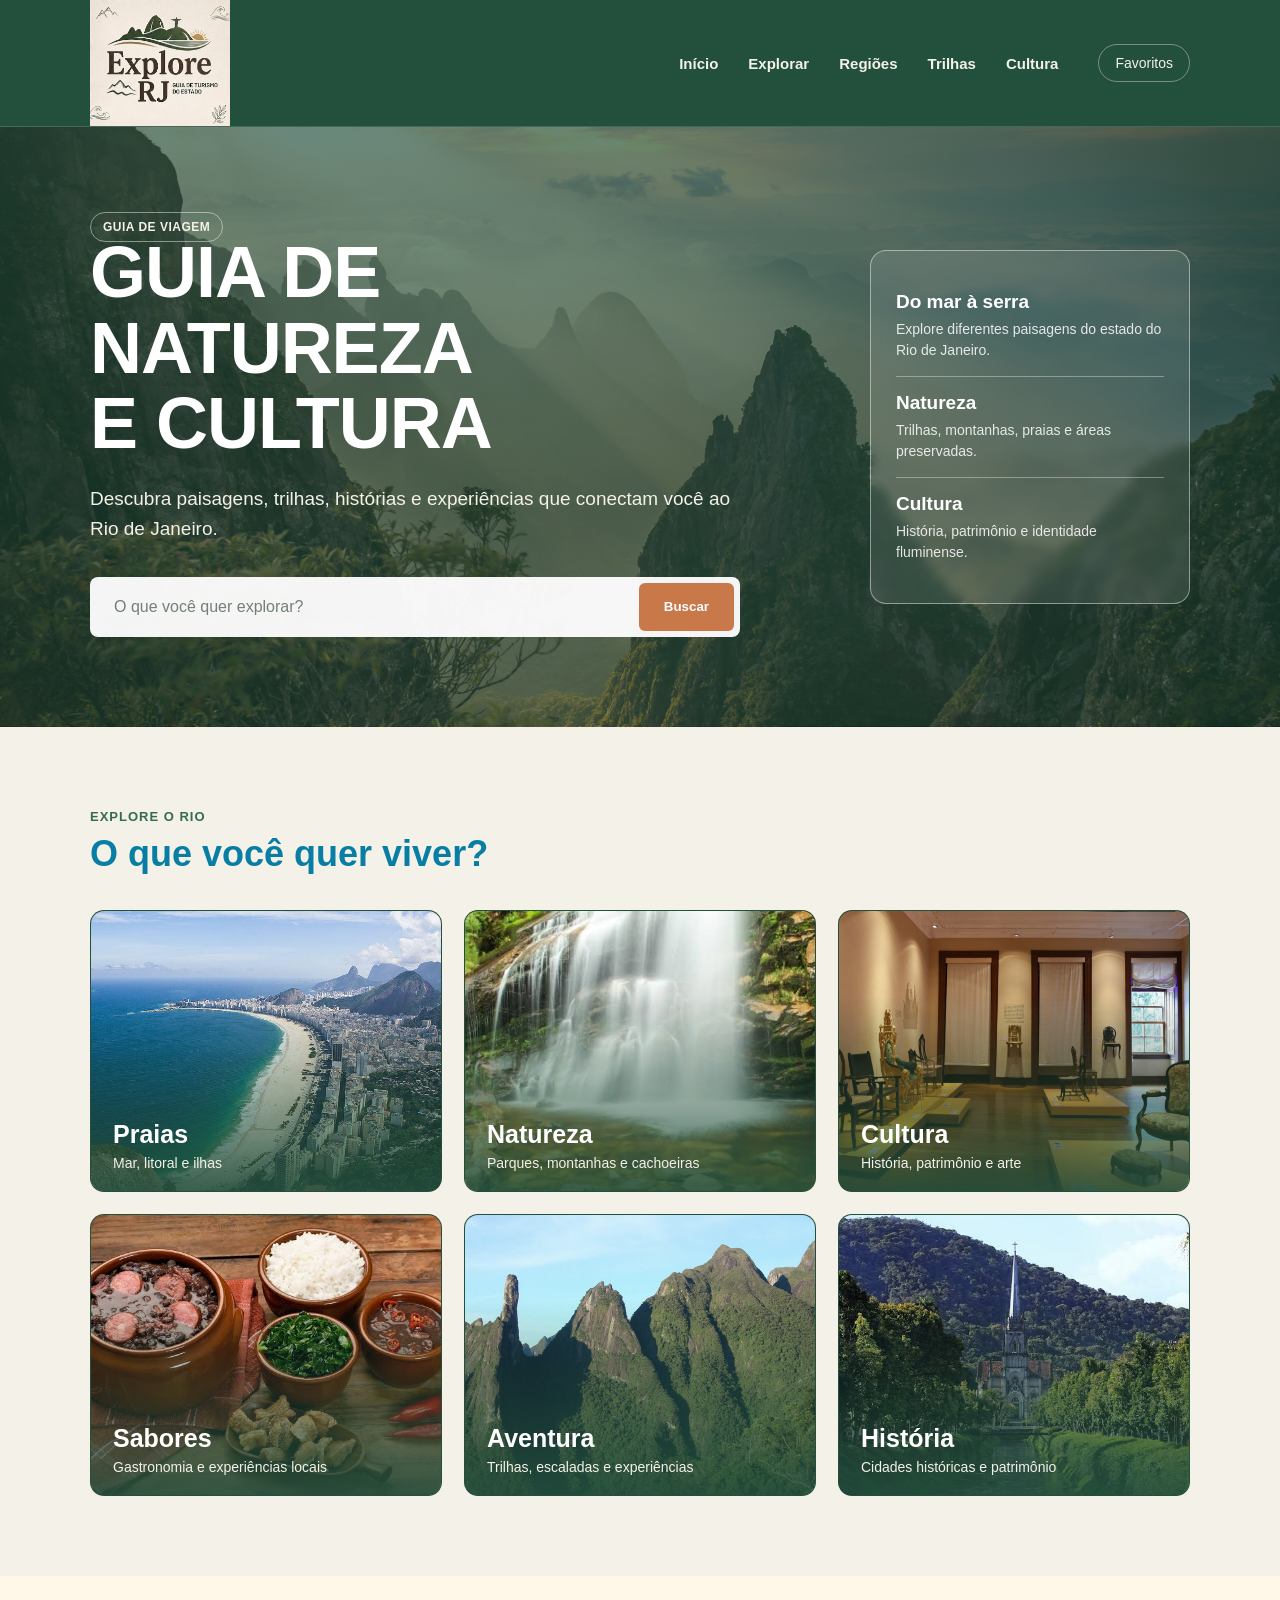
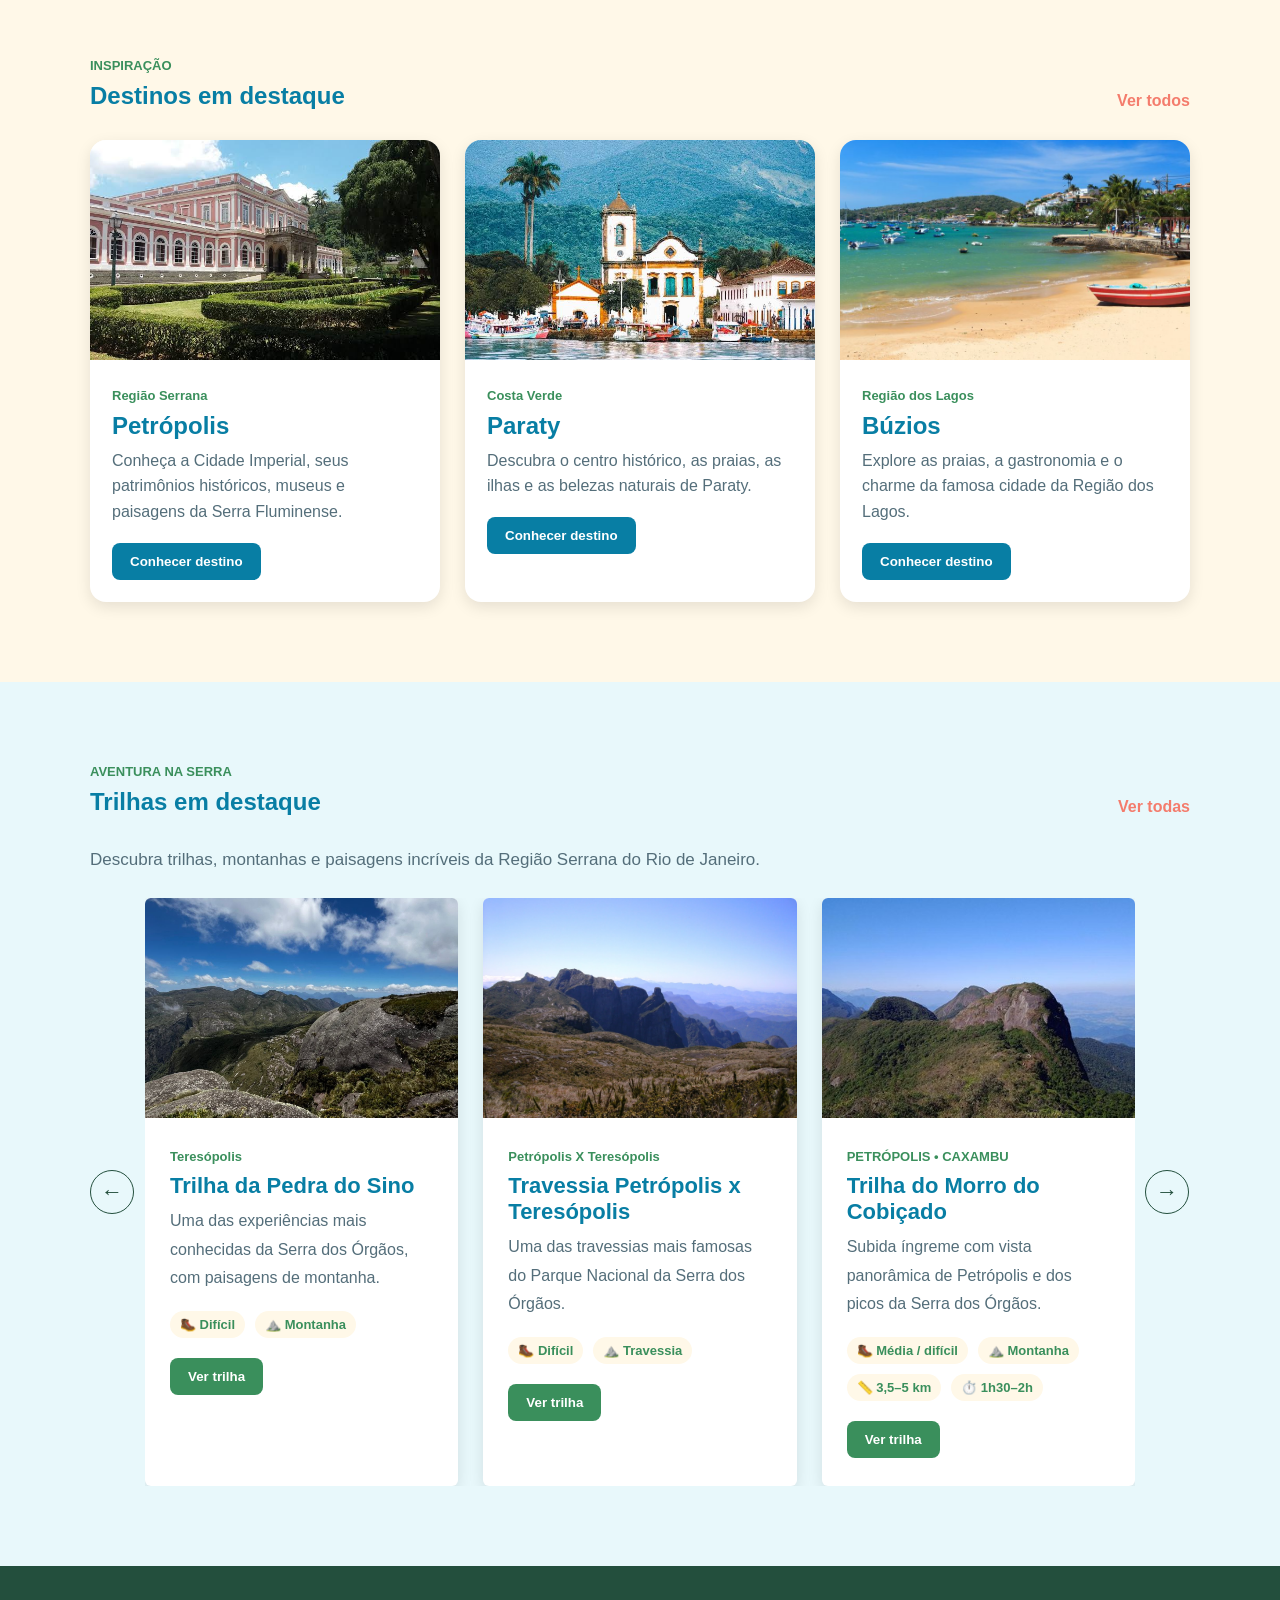
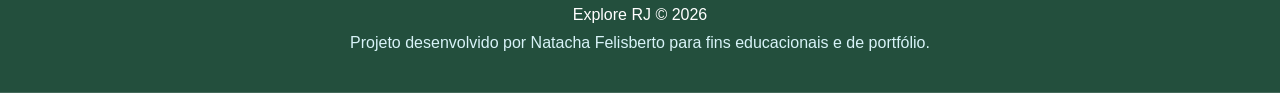
<file: index.html>
<!DOCTYPE html>
<html lang="pt-BR">

<head>

    <meta charset="UTF-8">

    <meta
        name="viewport"
        content="width=device-width, initial-scale=1.0"
    >

    <meta
        name="description"
        content="Explore o estado do Rio de Janeiro. Descubra destinos, praias, natureza, cultura, gastronomia e experiências."
    >

    <title>Explore RJ | Guia do Estado do Rio de Janeiro</title>

    <link rel="stylesheet" href="css/style.css">



</head>


<body>


    <!-- =========================
         CABEÇALHO
    ========================== -->

<header class="header">

    <div class="container header-content">

        <a href="index.html" class="logo">
            <img src="assets/images/logo.jpg" alt="Explore RJ">
        </a>

        <nav class="nav">

            <a href="index.html">
                Início
            </a>

            <a href="#">
                Explorar
            </a>

            <a href="#">
                Regiões
            </a>

            <a href="#">
                Trilhas
            </a>

            <a href="#">
                Cultura
            </a>

        </nav>

        <div class="header-actions">

            <a href="#">
                Favoritos
            </a>

        </div>

    </div>

</header>



    <!-- =========================
         CONTEÚDO PRINCIPAL
    ========================== -->

    <main>


        <!-- =========================
             HERO
        ========================== -->

<section class="hero">

    <div class="container hero-content">

        <div class="hero-text">

            <span class="hero-tag">
                GUIA DE VIAGEM
            </span>

            <h1>
                GUIA DE NATUREZA
                <br>
                E CULTURA
            </h1>

            <p>
                Descubra paisagens, trilhas, histórias
                e experiências que conectam você
                ao Rio de Janeiro.
            </p>

            <div class="search-box">

                <input
                    type="text"
                    placeholder="O que você quer explorar?"
                >

                <button>
                    Buscar
                </button>

            </div>

        </div>


        <div class="hero-destaque">

            <div class="hero-item">

                <strong>
                    Do mar à serra
                </strong>

                <span>
                    Explore diferentes paisagens
                    do estado do Rio de Janeiro.
                </span>

            </div>


            <div class="hero-item">

                <strong>
                    Natureza
                </strong>

                <span>
                    Trilhas, montanhas, praias
                    e áreas preservadas.
                </span>

            </div>


            <div class="hero-item">

                <strong>
                    Cultura
                </strong>

                <span>
                    História, patrimônio e
                    identidade fluminense.
                </span>

            </div>

        </div>

    </div>

</section>



        <!-- =========================
             CATEGORIAS
        ========================== -->
<section class="categorias">

    <div class="container">

        <div class="section-header">

            <div>
                <span class="section-tag">
                    EXPLORE O RIO
                </span>

                <h2>
                    O que você quer viver?
                </h2>
            </div>

        </div>


        <div class="categorias-grid">


            <a href="#" class="categoria">

                <img
                    src="assets/images/praias.jpg"
                    alt="Praias do Rio de Janeiro"
                >

                <div class="categoria-conteudo">

                    <h3>Praias</h3>

                    <p>
                        Mar, litoral e ilhas
                    </p>

                </div>

            </a>


            <a href="#" class="categoria">

                <img
                    src="assets/images/natureza.jpg"
                    alt="Natureza do Rio de Janeiro"
                >

                <div class="categoria-conteudo">

                    <h3>Natureza</h3>

                    <p>
                        Parques, montanhas e cachoeiras
                    </p>

                </div>

            </a>


            <a href="#" class="categoria">

                <img
                    src="assets/images/cultura.jpg"
                    alt="Cultura do Rio de Janeiro"
                >

                <div class="categoria-conteudo">

                    <h3>Cultura</h3>

                    <p>
                        História, patrimônio e arte
                    </p>

                </div>

            </a>


            <a href="#" class="categoria">

                <img
                    src="assets/images/gastronomia.jpg"
                    alt="Gastronomia do Rio de Janeiro"
                >

                <div class="categoria-conteudo">

                    <h3>Sabores</h3>

                    <p>
                        Gastronomia e experiências locais
                    </p>

                </div>

            </a>


            <a href="#" class="categoria">

                <img
                    src="assets/images/aventura.jpg"
                    alt="Aventura no Rio de Janeiro"
                >

                <div class="categoria-conteudo">

                    <h3>Aventura</h3>

                    <p>
                        Trilhas, escaladas e experiências
                    </p>

                </div>

            </a>


            <a href="#" class="categoria">

                <img
                    src="assets/images/historia.jpg"
                    alt="História do Rio de Janeiro"
                >

                <div class="categoria-conteudo">

                    <h3>História</h3>

                    <p>
                        Cidades históricas e patrimônio
                    </p>

                </div>

            </a>

        </div>

    </div>

</section>


        <!-- =========================
             DESTINOS
        ========================== -->

        <section class="destinos">

            <div class="container">


                <!-- TÍTULO DA SEÇÃO -->

                <div class="section-header">


                    <div>

                        <span class="section-tag">
                            INSPIRAÇÃO
                        </span>


                        <h2>
                            Destinos em destaque
                        </h2>

                    </div>


                    <a href="#">
                        Ver todos
                    </a>


                </div>



                <!-- CARDS -->

                <div class="destinos-grid">


                    <!-- =====================
                         PETRÓPOLIS
                    ====================== -->

                    <article class="card-destino">


                        <img
                            src="assets/images/petropolis.jpg"
                            alt="Vista de Petrópolis, na Região Serrana do Rio de Janeiro"
                        >


                        <div class="card-conteudo">


                            <span>
                                Região Serrana
                            </span>


                            <h3>
                                Petrópolis
                            </h3>


                            <p>
                                Conheça a Cidade Imperial,
                                seus patrimônios históricos,
                                museus e paisagens da
                                Serra Fluminense.
                            </p>


                            <button>
                                Conhecer destino
                            </button>


                        </div>

                    </article>



                    <!-- =====================
                         PARATY
                    ====================== -->

                    <article class="card-destino">


                        <img
                            src="assets/images/paraty.jpg"
                            alt="Centro histórico de Paraty, no Rio de Janeiro"
                        >


                        <div class="card-conteudo">


                            <span>
                                Costa Verde
                            </span>


                            <h3>
                                Paraty
                            </h3>


                            <p>
                                Descubra o centro histórico,
                                as praias, as ilhas e as
                                belezas naturais de Paraty.
                            </p>


                            <button>
                                Conhecer destino
                            </button>


                        </div>

                    </article>



                    <!-- =====================
                         BÚZIOS
                    ====================== -->

                    <article class="card-destino">


                        <img
                            src="assets/images/buzios.jpg"
                            alt="Praia de Búzios, na Região dos Lagos do Rio de Janeiro"
                        >


                        <div class="card-conteudo">


                            <span>
                                Região dos Lagos
                            </span>


                            <h3>
                                Búzios
                            </h3>


                            <p>
                                Explore as praias,
                                a gastronomia e o charme
                                da famosa cidade da
                                Região dos Lagos.
                            </p>


                            <button>
                                Conhecer destino
                            </button>


                        </div>

                    </article>


                </div>

            </div>

        </section>



        </section>


<!-- =========================
     TRILHAS DA REGIÃO SERRANA
========================== -->

<section class="trilhas" id="trilhas">

    <div class="container">

        <div class="section-header">

            <div>

                <span class="section-tag">
                    AVENTURA NA SERRA
                </span>

                <h2>
                    Trilhas em destaque
                </h2>

            </div>

            <a href="#">
                Ver todas
            </a>

        </div>


        <p class="trilhas-introducao">
            Descubra trilhas, montanhas e paisagens
            incríveis da Região Serrana do Rio de Janeiro.
        </p>



    
        <div class="trilhas-container">

            
            <button id="trilha-anterior">
                ←
            </button>


            <div class="trilhas-janela">

        <div class="trilhas-grid">



            <!-- TRILHA 1 -->

            <article class="card-trilha">

                <img
                    src="assets/images/pedra-do-sino1.jpeg"
                    alt="Paisagem de uma trilha na Região Serrana"
                >

                <div class="card-trilha-conteudo">

                    <span class="trilha-local">
                        Teresópolis
                    </span>

                    <h3>
                        Trilha da Pedra do Sino
                    </h3>

                    <p>
                        Uma das experiências mais conhecidas
                        da Serra dos Órgãos, com paisagens
                        de montanha.
                    </p>

                    <div class="trilha-info">

                        <span>
                            🥾 Difícil
                        </span>

                        <span>
                            ⛰️ Montanha
                        </span>

                    </div>

                    <button>
                        Ver trilha
                    </button>

                </div>
 

            </article>


            <!-- TRILHA 2 -->

            <article class="card-trilha">

                <img
                    src="assets/images/travessia.JPG"
                    alt="Vista de montanhas na Região Serrana"
                >

                <div class="card-trilha-conteudo">

                    <span class="trilha-local">
                        Petrópolis X Teresópolis
                    </span>

                    <h3>
                        Travessia Petrópolis x Teresópolis
                    </h3>

                    <p>
                        Uma das travessias mais famosas do
                        Parque Nacional da Serra dos Órgãos.
                    </p>

                    <div class="trilha-info">

                        <span>
                            🥾 Difícil
                        </span>

                        <span>
                            ⛰️ Travessia
                        </span>

                    </div>

                    <button onclick="window.location.href='trilha-petropolis-teresopolis.html'">
                        Ver trilha
                    </button>

                </div>

            </article>


            <!-- TRILHA 3 -->

            <article class="card-trilha">


                <img
                    src="assets/images/trilha-serra-1.jpg"
                    alt="Morro do Cobiçado em Petrópolis"
                >

                <div class="card-trilha-conteudo">

                    <span class="trilha-local">
                        PETRÓPOLIS • CAXAMBU
                    </span>

                    <h3>
                        Trilha do Morro do Cobiçado
                    </h3>

                    <p>
                        Subida íngreme com vista panorâmica de Petrópolis
                        e dos picos da Serra dos Órgãos.
                    </p>

                    <div class="trilha-info">

                        <span>
                            🥾 Média / difícil
                        </span>
                        
                        <span>
                            ⛰️ Montanha
                        </span>

                        <span>
                            📏 3,5–5 km
                        </span>

                        <span>
                            ⏱️ 1h30–2h
                        </span>

                    </div>
                    <button>
                        Ver trilha
                    </button>

                </div>

            </article>


            <!-- TRILHA 4 -->

            <article class="card-trilha">

                <img
                    src="assets/images/pico-caledonia.png"
                    alt="Pico do Caledônia em Nova Friburgo"
                >

                <div class="card-trilha-conteudo">

                    <span class="trilha-local">
                        NOVA FRIBURGO
                    </span>

                    <h3>
                        Pico do Caledônia
                    </h3>

                    <p>
                        Uma das maiores montanhas do estado, com
                        2.257 metros de altitude e uma subida
                        extremamente íngreme.
                    </p>

                    <div class="trilha-info">

                        <span>
                            🥾 Difícil
                        </span>

                        <span>
                            ⛰️ Montanha
                        </span>

                        <span>
                            📏 2.257 m
                        </span>

                        <span>
                            🪜 600+ degraus
                        </span>

                    </div>

                    <button>
                        Ver trilha
                    </button>

                </div>

            </article>


            <!-- TRILHA 5 -->

            <article class="card-trilha">

                <img
                    src="assets/images/pedra-da-gavea.jpg"
                    alt="Pedra da Gávea no Rio de Janeiro"
                >

                <div class="card-trilha-conteudo">

                    <span class="trilha-local">
                        RIO DE JANEIRO • CAPITAL
                    </span>

                    <h3>
                        Trilha da Pedra da Gávea
                    </h3>

                    <p>
                        Um dos grandes desafios do Rio de Janeiro,
                        com 844 metros de altitude e o trecho técnico
                        conhecido como Carrasqueira.
                    </p>

                    <div class="trilha-info">

                        <span>
                            🥾 Difícil
                        </span>

                        <span>
                            ⛰️ Monolito
                        </span>

                        <span>
                            📏 844 m
                        </span>

                        <span>
                            🧗 Técnica
                        </span>

                    </div>

                    <button>
                        Ver trilha
                    </button>

                </div>

            </article>


            <!-- TRILHA 6 -->

            <article class="card-trilha">

                <img
                    src="assets/images/lopes-mendes.jpg"
                    alt="Praia de Lopes Mendes em Ilha Grande"
                >

                <div class="card-trilha-conteudo">

                    <span class="trilha-local">
                        ILHA GRANDE • ANGRA DOS REIS
                    </span>

                    <h3>
                        Trilha de Lopes Mendes
                    </h3>

                    <p>
                        Caminhada moderada que parte da Vila do Abraão,
                        atravessa a Mata Atlântica e passa por praias
                        até chegar à famosa Lopes Mendes.
                    </p>

                    <div class="trilha-info">

                        <span>
                            🥾 Moderada
                        </span>

                        <span>
                            🌿 Mata Atlântica
                        </span>

                        <span>
                            🏖️ Praia
                        </span>

                        <span>
                            🏝️ Ilha Grande
                        </span>

                    </div>

                    <button>
                        Ver trilha
                    </button>

                </div>

            </article>

        </div>    
        
        </div>
        
        
        <button id="trilha-proxima">
            →
        </button>

        

    </div>
    

</section>


    </main>



    <!-- =========================
         RODAPÉ
    ========================== -->

    <footer class="footer">

        <div class="container">


            <p>
                Explore RJ © 2026
            </p>


            <p>
                Projeto desenvolvido por Natacha Felisberto para fins
                educacionais e de portfólio.
            </p>


        </div>

    </footer>


        <script src="js/script.js"></script>
</body>

</html>
</file>
<file: css/style.css>
:root {
    --azul: #087ea4;
    --verde: #3a8f5c;
    --verde-escuro: #234f3d;
    --azul-claro: #e8f8fb;
    --verde-claro: #f1f8f3;
    --creme: #fff8e8;
    --branco: #ffffff;
    --texto: #263238;
    --texto-secundario: #546e7a;
}


* {
    margin: 0;
    padding: 0;
    box-sizing: border-box;
}

body {
    font-family: Arial, sans-serif;
    background-color: #f4f1e8;
    color: #26382f;
}

.container {
    width: min(1100px, 90%);
    margin: 0 auto;
}



/* =========================
   HEADER
========================= */

.header {
    background-color: var(--verde-escuro);

    border-bottom: 1px solid rgba(255, 255, 255, 0.15);
}

.header-content {
    min-height: 88px;

    display: flex;

    align-items: center;

    justify-content: space-between;

    gap: 40px;
}


/* LOGO */

.logo {
    display: flex;

    align-items: center;

    flex-shrink: 0;
}

.logo img {
    width: 140px;

    height: auto;
}


/* NAVEGAÇÃO */

.nav {
    display: flex;

    align-items: center;

    gap: 30px;

    margin-left: auto;
}

.nav a {
    position: relative;

    padding: 32px 0;

    color: #f4f1e8;

    text-decoration: none;

    font-size: 15px;

    font-weight: 700;

    transition: 0.3s;
}

.nav a:hover {
    color: #d8b45a;
}


/* LINHA DO MENU */

.nav a::after {
    content: "";

    position: absolute;

    left: 0;

    bottom: 23px;

    width: 0;

    height: 2px;

    background-color: #d8b45a;

    transition: 0.3s;
}

.nav a:hover::after {
    width: 100%;
}


/* AÇÕES */

.header-actions {
    flex-shrink: 0;
}

.header-actions a {
    padding: 10px 16px;

    border: 1px solid rgba(244, 241, 232, 0.4);

    border-radius: 20px;

    color: #f4f1e8;

    text-decoration: none;

    font-size: 14px;

    transition: 0.3s;
}

.header-actions a:hover {
    background-color: #d8b45a;

    border-color: #d8b45a;

    color: #26382f;
}


/* =========================
   HERO
========================= */


.hero {
    padding: 90px 0;

    background:
        linear-gradient(
            rgba(35, 79, 61, 0.68),
            rgba(35, 79, 61, 0.58)
        ),
        url("../assets/images/hero.jpg");

    background-size: cover;
    background-position: center;

    color: var(--branco);
}

.hero-content {
    display: flex;

    align-items: center;
    justify-content: space-between;

    gap: 60px;
}

.hero-text {
    max-width: 650px;
}


/* TAGS */

.hero-tags {
    display: flex;

    flex-wrap: wrap;

    gap: 10px;

    margin-bottom: 22px;
}

.hero-tag {
    padding: 7px 12px;

    border: 1px solid rgba(255, 255, 255, 0.45);

    border-radius: 20px;

    color: #f4f1e8;

    font-size: 12px;

    font-weight: bold;

    letter-spacing: 0.5px;
}


.hero-destaque {
    width: 320px;

    padding: 25px;

    border: 1px solid rgba(255, 255, 255, 0.45);
    border-radius: 16px;

    background-color: rgba(255, 255, 255, 0.10);

    backdrop-filter: blur(5px);
}


.hero-item {
    padding: 15px 0;
}

.hero-item + .hero-item {
    border-top: 1px solid rgba(255, 255, 255, 0.35);
}

.hero-item strong {
    display: block;

    margin-bottom: 6px;

    font-size: 19px;
}

.hero-item span {
    display: block;

    color: rgba(255, 255, 255, 0.85);

    font-size: 14px;

    line-height: 1.5;
}


/* TÍTULO */

.hero h1 {
    max-width: 750px;

    font-size: clamp(44px, 6vw, 72px);

    line-height: 1.05;

    letter-spacing: -1px;
}


/* TEXTO */

.hero p {
    max-width: 650px;

    margin-top: 22px;

    color: #f4f1e8;

    font-size: 19px;

    line-height: 1.6;
}



/* =========================
   BUSCA
========================= */

.search-box {
    display: flex;

    max-width: 680px;

    margin-top: 32px;

    padding: 6px;

    background-color: rgba(255, 255, 255, 0.95);

    border-radius: 8px;
}

.search-box input {
    flex: 1;

    padding: 15px 18px;

    border: none;

    outline: none;

    background: transparent;

    color: #26382f;

    font-size: 16px;
}

.search-box input::placeholder {
    color: #718078;
}

.search-box button {
    padding: 14px 25px;

    border: none;

    border-radius: 6px;

    background-color: #c9784a;

    color: var(--branco);

    cursor: pointer;

    font-weight: bold;

    transition: 0.3s;
}

.search-box button:hover {
    background-color: #a85d38;
}


.hero-frases {
    position: absolute;

    top: 50%;

    right: 5%;

    transform: translateY(-50%);

    width: 340px;

    padding: 10px 25px;

    background-color: rgba(35, 79, 61, 0.82);

    border: 1px solid rgba(244, 241, 232, 0.2);

    border-radius: 14px;

    backdrop-filter: blur(5px);
}

.hero-frase {
    position: relative;

    padding: 22px 5px;

    color: #f4f1e8;
}

.hero-frase + .hero-frase {
    border-top: 1px solid rgba(244, 241, 232, 0.22);
}

.hero-frase p {
    margin: 0;

    font-size: 15px;

    line-height: 1.6;
}

.hero-frase-detalhe {
    display: block;

    margin-bottom: 8px;

    color: #d8b45a;

    font-size: 20px;
}


/* =========================
   CATEGORIAS
========================= */

.categorias {
    padding: 80px 0;

    background-color: #f4f1e8;
}

.categorias .section-header {
    margin-bottom: 35px;
}

.categorias .section-tag {
    color: #356b52;

    font-size: 13px;

    font-weight: bold;

    letter-spacing: 1px;
}

.categorias h2 {
    margin-top: 8px;

    color: #234f3d;

    font-size: 36px;
}


/* GRID */

.categorias-grid {
    display: grid;

    grid-template-columns:
        repeat(3, 1fr);

    gap: 22px;
}


/* CARD */

.categoria {
    position: relative;

    display: block;

    overflow: hidden;

    min-height: 280px;

    border-radius: 14px;

    border: 1px solid rgba(35, 79, 61, 0.18);

    text-decoration: none;

    background-color: #234f3d;
}


/* IMAGEM */

.categoria img {
    width: 100%;
    height: 280px;

    object-fit: cover;

    display: block;

    transition: transform 0.5s ease;
}


/* SOBREPOSIÇÃO */

.categoria::after {
    content: "";

    position: absolute;

    inset: 0;

    background:
        linear-gradient(
            transparent 30%,
            rgba(35, 79, 61, 0.9)
        );
}


/* CONTEÚDO */

.categoria-conteudo {
    position: absolute;

    z-index: 2;

    left: 22px;
    right: 22px;
    bottom: 20px;
}

.categoria-conteudo h3 {
    margin: 0;

    color: #ffffff;

    font-size: 25px;
}

.categoria-conteudo p {
    margin-top: 6px;

    color: #f4f1e8;

    font-size: 14px;
}


/* HOVER */

.categoria:hover img {
    transform: scale(1.05);
}


/* =========================
   DESTINOS
========================= */

.destinos {
    padding: 80px 0;

    background-color: var(--creme);
}

.section-header {
    display: flex;

    justify-content: space-between;
    align-items: end;

    margin-bottom: 30px;
}

.section-tag {
    color: var(--verde);
    font-size: 13px;
    font-weight: bold;
}

.section-header h2 {
    margin-top: 8px;

    color: var(--azul);
}

.section-header a {
    color: #f47c6c;

    font-weight: bold;

    text-decoration: none;
}


/* =========================
   CARDS
========================= */

.destinos-grid {
    display: grid;

    grid-template-columns:
        repeat(auto-fit, minmax(250px, 1fr));

    gap: 25px;
}

.card-destino {
    overflow: hidden;

    background-color: var(--branco);

    border-radius: 16px;

    box-shadow:
        0 5px 15px rgba(0, 0, 0, 0.10);

    transition: 0.3s;
}

.card-destino:hover {
    transform: translateY(-6px);

    box-shadow:
        0 10px 25px rgba(0, 0, 0, 0.15);
}

.card-destino img {
    width: 100%;
    height: 220px;

    object-fit: cover;
}

.card-conteudo {
    padding: 22px;
}

.card-conteudo span {
    color: var(--verde);

    font-size: 13px;
    font-weight: bold;
}

.card-conteudo h3 {
    margin: 8px 0;

    color: var(--azul);

    font-size: 24px;
}

.card-conteudo p {
    color: var(--texto-secundario);

    line-height: 1.6;
}

.card-conteudo button {
    margin-top: 18px;

    padding: 11px 18px;

    border: none;
    border-radius: 8px;

    background-color: var(--azul);
    color: var(--branco);

    cursor: pointer;

    font-weight: bold;
}

.card-conteudo button:hover {
    background-color: var(--verde);
}


/* =========================
   FOOTER
========================= */

.footer {
    padding: 40px 0;


    background-color: #234f3d;

    border-bottom: 1px solid rgba(255, 255, 255, 0.15);

    color: var(--branco);

    text-align: center;
}

.footer p + p {
    margin-top: 10px;

    color: #d8f3f8;
}


/* =========================
   RESPONSIVIDADE
========================= */

@media (max-width: 700px) {

    .header-content {
        flex-direction: column;

        gap: 15px;

        padding: 15px 0;
    }

    .nav {
        gap: 15px;
    }

    .hero {
        padding: 70px 0;
    }

    .hero-content {
    flex-direction: column;

    align-items: stretch;

    gap: 35px;
}

.hero-destaque {
    width: 100%;
}

    .search-box {
        flex-direction: column;

        gap: 10px;
    }

    .search-box button {
        width: 100%;
    }

    .section-header {
        align-items: start;

        flex-direction: column;

        gap: 15px;
    }
}

/* =========================
   TRILHAS
========================= */

.trilhas {
    padding: 80px 0;

    background-color: var(--azul-claro);
}

.trilhas-introducao {
    max-width: 700px;

    margin-bottom: 25px;

    color: var(--texto-secundario);

    font-size: 17px;

    line-height: 1.6;
}

.trilhas-container {
    display: grid;

    grid-template-columns: 45px 1fr 45px;

    align-items: center;

    gap: 10px;
}


#trilha-anterior,
#trilha-proxima {
    width: 44px;
    height: 44px;

    border: 1px solid #234f3d;
    border-radius: 50%;

    background-color: transparent;

    color: #234f3d;

    font-size: 22px;

    cursor: pointer;

    transition: 0.3s;
}

#trilha-anterior:hover,
#trilha-proxima:hover {
    background-color: #234f3d;
    color: var(--branco);
}

.trilhas-janela {
    overflow: hidden;
}

.trilhas-grid {
    display: flex;

    gap: 25px;

    transition: transform 0.5s ease;
}

.card-trilha {
    flex: 0 0 calc((100% - 50px) / 3);

    min-width: 0;
    
    overflow: hidden;

    background-color: var(--branco);

    border-radius: 6px;

    box-shadow:
        0 5px 15px rgba(0, 0, 0, 0.1);

    transition: 0.3s;
}

.card-trilha:hover {
    transform: translateY(-6px);
}

.card-trilha img {
    width: 100%;
    height: 220px;

    object-fit: cover;
}

.card-trilha-conteudo {
    padding: 25px;
}

.trilha-local {
    color: var(--verde);

    font-size: 13px;

    font-weight: bold;
}

.card-trilha h3 {
    margin: 8px 0;

    color: var(--azul);

    font-size: 22px;
}

.card-trilha p {
    width: 100%;
    max-width: 100%;

    color: var(--texto-secundario);

    line-height: 1.8;
}

.trilha-info {
    display: flex;

    gap: 10px;

    margin-top: 18px;

    flex-wrap: wrap;
}

.trilha-info span {
    padding: 6px 10px;

    border-radius: 20px;

    background-color: var(--creme);

    color: var(--verde);

    font-size: 13px;

    font-weight: bold;
}

.card-trilha button {
    margin-top: 20px;

    padding: 11px 18px;

    border: none;

    border-radius: 8px;

    background-color: var(--verde);

    color: var(--branco);

    cursor: pointer;

    font-weight: bold;
}

.card-trilha button:hover {
    background-color: var(--azul);
}
</file>
